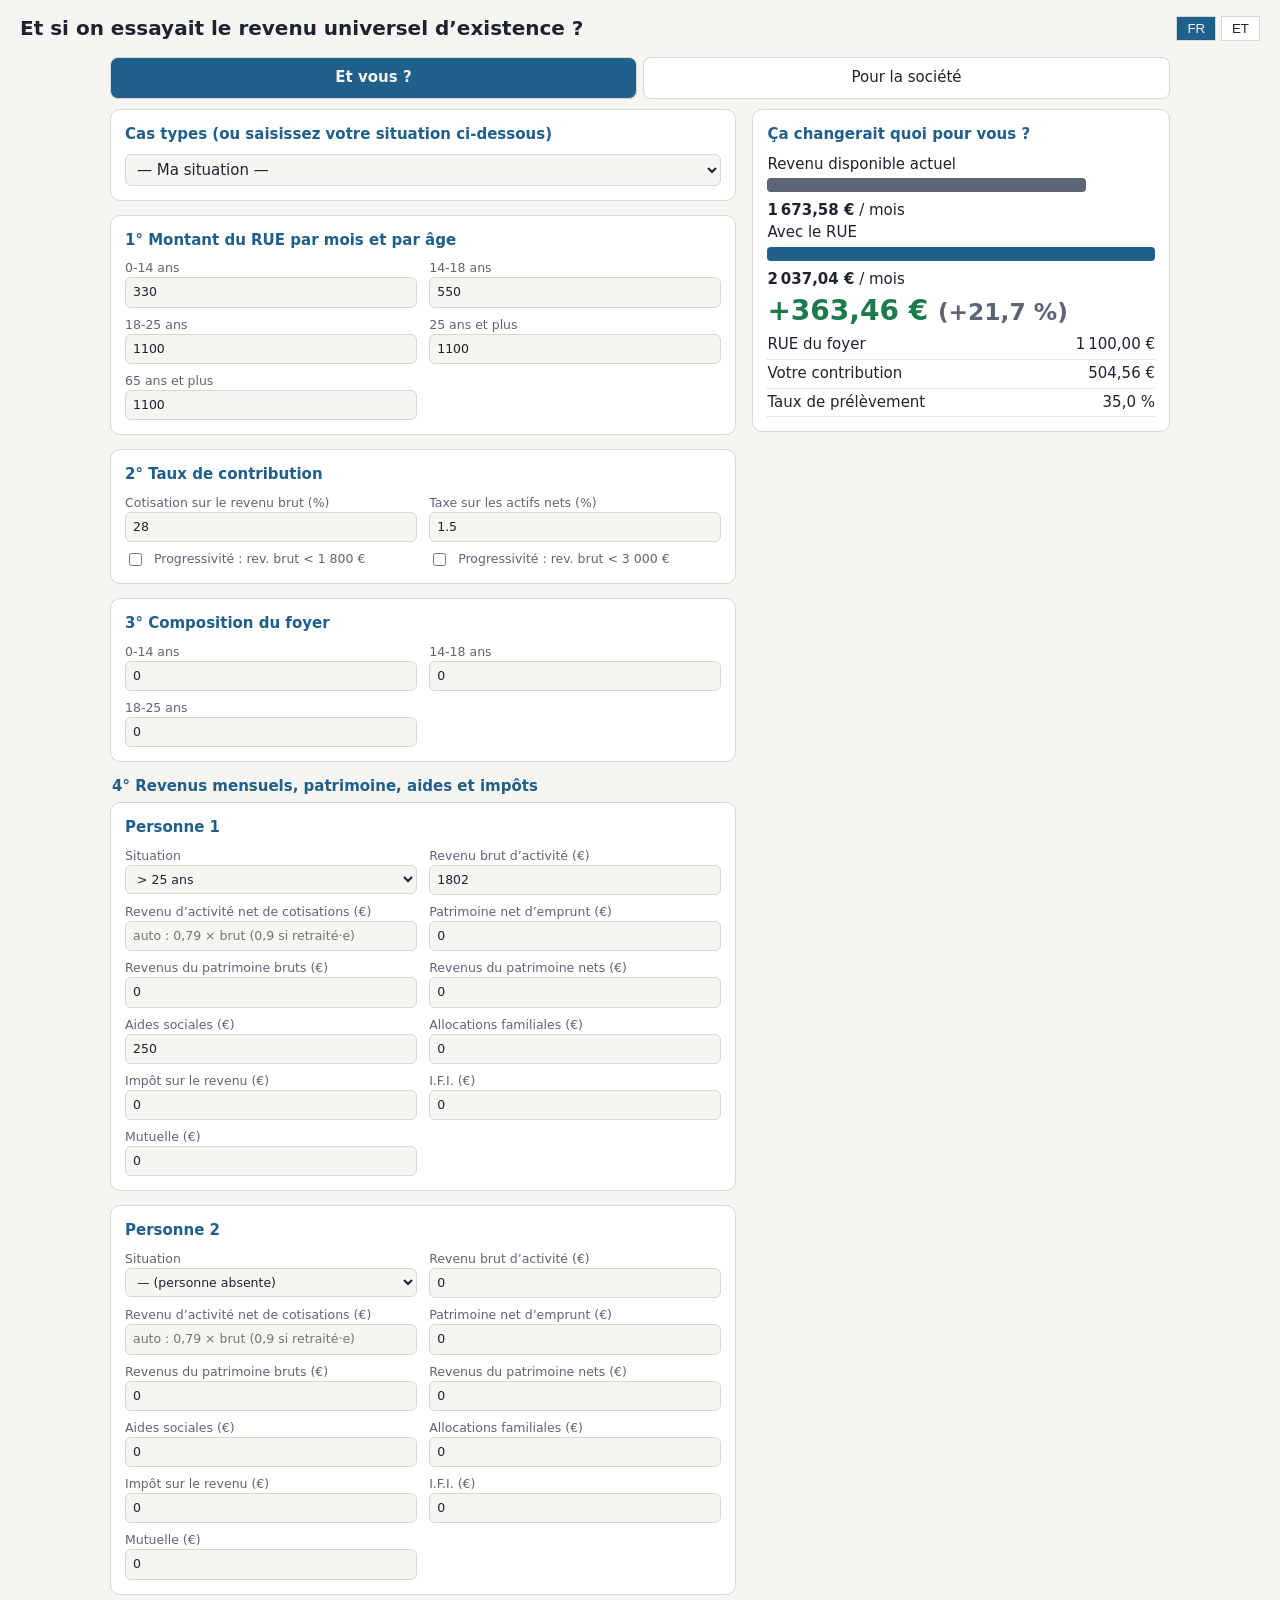
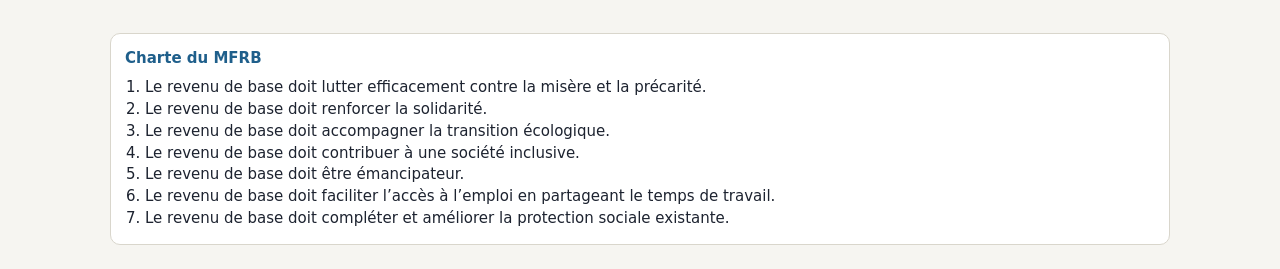
<file: index.html>
<!DOCTYPE html>
<html lang="fr">
<head>
  <meta charset="utf-8">
  <meta name="viewport" content="width=device-width, initial-scale=1">
  <title>Simulateur du revenu universel d’existence</title>
  <link rel="stylesheet" href="styles.css">
</head>
<body data-tab="household">
  <header>
    <h1 id="page-title"></h1>
    <div class="language-switch">
      <button data-language="fr">FR</button>
      <button data-language="et">ET</button>
    </div>
  </header>

  <nav class="tab-bar" id="tab-bar"></nav>

  <main>
    <!-- Formulaire : rempli par renderPage() -->
    <div id="input-panel"></div>

    <!-- Résultats : un panneau par onglet -->
    <div>
      <div class="card sticky-result household-only" id="household-result"></div>
      <div class="card sticky-result society-only" id="society-result"></div>
    </div>
  </main>

  <footer class="card charter" id="charter"></footer>

  <!-- Ordre important : les textes d’abord, puis l’application -->
  <script src="translations.js"></script>
  <script src="app.js"></script>
</body>
</html>
</file>
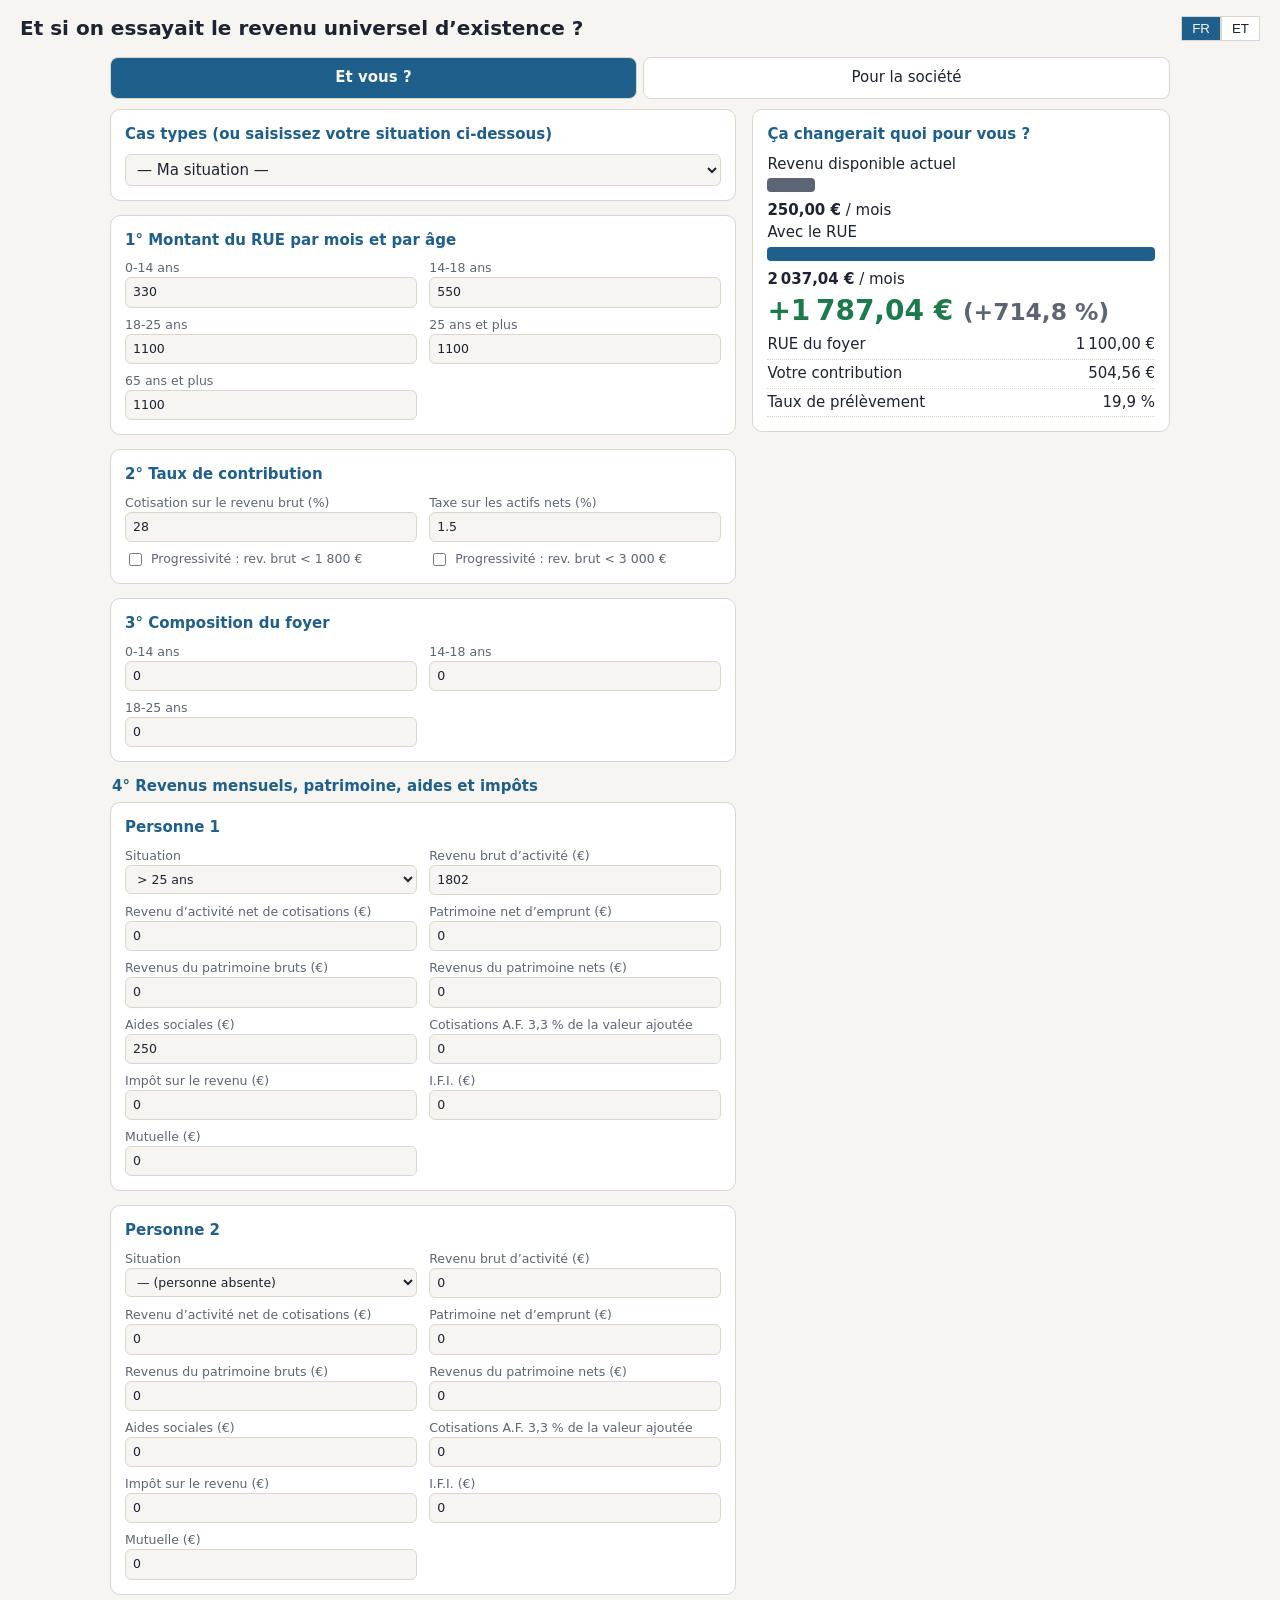
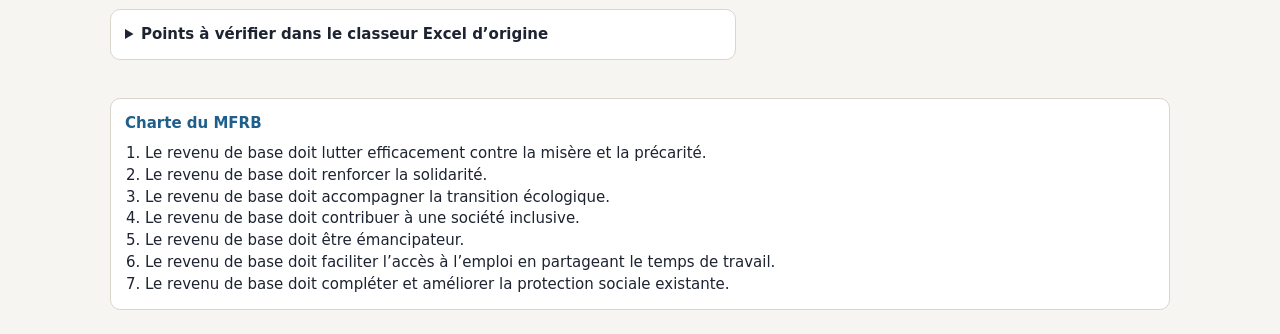
<file: initial-html/simulateur-rue.html>
<!DOCTYPE html>
<html lang="fr">
<head>
<meta charset="utf-8">
<meta name="viewport" content="width=device-width, initial-scale=1">
<title>Et si on essayait le revenu universel d’existence ?</title>
<style>
:root{--bg:#f6f5f1;--card:#fff;--tx:#1d2330;--mu:#5d6574;--ln:#d9d6cc;--ac:#1f5f8b;--ok:#1d7a4d;--ko:#b3402a;--wa:#fff4d6}
@media (prefers-color-scheme:dark){:root{--bg:#14171d;--card:#1d222b;--tx:#e8eaee;--mu:#9aa3b2;--ln:#343b48;--ac:#6fb1e0;--ok:#5bc58f;--ko:#ef8a74;--wa:#3a3320}}
*{box-sizing:border-box}body{margin:0;background:var(--bg);color:var(--tx);font:15px/1.45 system-ui,sans-serif}
header{display:flex;justify-content:space-between;gap:12px;align-items:center;padding:14px 20px;flex-wrap:wrap}
h1{font-size:20px;margin:0}h2{font-size:15px;margin:0 0 8px;color:var(--ac)}
main{display:grid;grid-template-columns:minmax(0,1.5fr) minmax(0,1fr);gap:16px;padding:0 20px 24px;max-width:1100px;margin:auto}
@media(max-width:800px){main{grid-template-columns:1fr}}
.card{background:var(--card);border:1px solid var(--ln);border-radius:10px;padding:14px;margin-bottom:14px}
.g{display:grid;grid-template-columns:1fr 1fr;gap:8px 12px}.g label{display:flex;flex-direction:column;font-size:12.5px;color:var(--mu)}
input,select{font:inherit;color:var(--tx);background:var(--bg);border:1px solid var(--ln);border-radius:6px;padding:5px 7px;width:100%}
input[type=checkbox]{width:auto}.ck{flex-direction:row!important;gap:6px;align-items:center;display:block;}
.sticky{position:sticky;top:10px}.big{font-size:28px;font-weight:700}.row{display:flex;justify-content:space-between;padding:3px 0;border-bottom:1px dotted var(--ln)}
.bar{height:14px;border-radius:4px;background:var(--ac);margin:3px 0 8px;min-width:2px}.bar.n{background:var(--mu)}
.pos{color:var(--ok)}.neg{color:var(--ko)}.lang button{padding:4px 10px;border:1px solid var(--ln);background:var(--card);color:var(--tx);cursor:pointer}
.lang button.on{background:var(--ac);color:var(--bg)}.warn{background:var(--wa);border-radius:6px;padding:8px;margin:6px 0;font-size:13px}
nav.tabs{display:flex;gap:6px;padding:0 20px 10px;max-width:1100px;margin:auto}nav.tabs button{flex:1;padding:9px;border:1px solid var(--ln);background:var(--card);color:var(--tx);border-radius:8px;cursor:pointer;font:inherit}nav.tabs button.on{background:var(--ac);color:var(--bg);font-weight:600}body[data-tab=soc] .me,body[data-tab=me] .soc{display:none}.dl{display:flex;justify-content:space-between;font-size:13px}.dbar{height:10px;margin:2px 0 9px;display:flex}.dbar i{display:block;height:100%;border-radius:3px}details summary{cursor:pointer;font-weight:600}small{color:var(--mu)}
</style>
</head>
<body>
<header><h1 id="ttl"></h1><div class="lang"><button data-l="fr">FR</button><button data-l="et">ET</button></div></header><nav class="tabs" id="tabs"></nav>
<main><div id="form"></div><div><div class="card sticky me" id="res"></div><div class="card sticky soc" id="res2"></div></div></main>
<footer class="card" id="charte" style="max-width:1060px;margin:0 auto 24px"></footer>
<script>
/* ============================================================
   SIMULATEUR RUE — port fidèle du classeur Excel (feuilles « ET VOUS » + « SIMULATEUR »)
   Les références entre crochets, ex. [SIMULATEUR!F56], renvoient aux cellules d’origine.
   Les formules sont reproduites À L’IDENTIQUE, y compris leurs particularités.
   Les endroits suspects sont marqués « ⚠ KONTROLLI » ; une correction est prête, mais
   désactivée tant que APPLY_SUGGESTED_FIXES / FIX.xxx valent false.
   ============================================================ */
const APPLY_SUGGESTED_FIXES = false;                      // interrupteur général
const FIX = {                                             // ou un par un
  k75:  APPLY_SUGGESTED_FIXES,  // coefficient 0,75 → 0,66 (personne 2, TAN)
  f57:  APPLY_SUGGESTED_FIXES,  // placement du 0,66 dans la cotisation de la personne 2
  f61:  APPLY_SUGGESTED_FIXES,  // dénominateur du taux de prélèvement
  g46:  APPLY_SUGGESTED_FIXES,  // net d’activité de la personne 2 (formule absente)
  pfg:  APPLY_SUGGESTED_FIXES   // progressivité aussi pour les déciles 2 et 3 (onglet société)
};

function calc(p, F = FIX) {
  const ru = p.ru;                                        // [SIMULATEUR!C11:C15] 0-14, 14-18, 18-25, 25+, 65+
  const P = [p.p1, p.p2];
  const ret = P.map(x => x.cat === "r");                  // [E29, E30] retraité.e
  const ruPers = P.map(x => (x.cat === "y" ? ru[2] : 0) + (x.cat === "a" ? ru[3] : 0) + (x.cat === "r" ? ru[4] : 0)); // [F29, F30]
  const ruEnf = p.kids[0] * ru[0] + p.kids[1] * ru[1] + p.kids[2] * ru[2];   // [F32]
  const f52 = ruPers[0] + ruPers[1] + ruEnf;              // [F52] RU du foyer

  // Net d’activité : [ET VOUS!F46] = F45*0,79
  // ⚠ KONTROLLI : dans l’Excel, G46 (personne 2) n’a PAS de formule → vaut 0 si rien n’est saisi.
  //   Correction : G46 = G45*0,79 comme pour la personne 1 (FIX.g46).
  // Personne 1 : [F46] est une formule (0,79 × brut) que l’Excel laisse modifiable ; champ vide = formule d’origine.
  const net = [P[0].net == null ? P[0].brut * 0.79 : P[0].net, F.g46 ? P[1].brut * 0.79 : P[1].net];

  // [F49] Revenu disponible actuel
  const cur = P.reduce((s, x, i) => s + net[i] + x.rpn + x.aides + x.af - x.imp - x.ifi - x.mut, 0);

  // [F53] Revenu net d’activité et du patrimoine avec cotisation de 20 % (codée en dur : 0,8) et pension 66 %
  const f53 = P.reduce((s, x, i) => s + (ret[i] ? 0.8 * (0.66 * x.brut + x.rpb) : 0.8 * (x.brut + x.rpb)), 0);

  // Taux de cotisation [C56, C57] avec progressivité (seuil 1800 €) et TAN [C58, C59] (seuil 3000 €)
  const rate = (i, cMax, prog, seuil, coef) => {
    const x = P[i], b = ret[i] ? coef * x.brut + x.rpb : x.brut + x.rpb;
    return prog && b < seuil ? cMax * (b / seuil) : cMax;
  };
  const c56 = rate(0, p.cot, p.prog1, 1800, 0.66);
  const c57 = rate(1, p.cot, p.prog1, 1800, 0.66);
  const c58 = rate(0, p.tan, p.prog2, 3000, 0.66);
  // ⚠ KONTROLLI : [C59] utilise 0,75 alors que C56–C58 utilisent 0,66 → incohérence probable.
  //   Correction : 0,66 (FIX.k75).
  const c59 = rate(1, p.tan, p.prog2, 3000, F.k75 ? 0.66 : 0.75);

  const f56 = ret[0] ? c56 * (0.66 * P[0].brut + P[0].rpb) : c56 * (P[0].brut + P[0].rpb);
  // ⚠ KONTROLLI : [F57] écrit C57*0,66*(brut+patrimoine) : le 0,66 s’applique aussi aux revenus du
  //   patrimoine, contrairement à F56 qui écrit C56*(0,66*brut+patrimoine).
  //   Correction : C57*(0,66*brut+patrimoine) (FIX.f57).
  const f57 = ret[1]
    ? (F.f57 ? c57 * (0.66 * P[1].brut + P[1].rpb) : c57 * 0.66 * (P[1].brut + P[1].rpb))
    : c57 * (P[1].brut + P[1].rpb);
  const f58 = c58 * P[0].pat / 12;                        // [F58]
  const f59 = c59 * P[1].pat / 12;                        // [F59]
  const f60 = f56 + f57 + f58 + f59;                      // [F60] prélèvement total

  // ⚠ KONTROLLI : [F61] dénominateur = 0,8*(brut+patrimoine) + RU, sans le coefficient 0,66 des
  //   retraités. Correction : F60 / (F52 + F53) (FIX.f61) — identique tant qu’il n’y a pas de retraité.
  const den = F.f61 ? f52 + f53 : 0.8 * P[0].brut + 0.8 * P[1].brut + 0.8 * P[0].rpb + 0.8 * P[1].rpb + f52;
  const f61 = den ? f60 / den : null;

  const f62 = f52 + f53 - f60;                            // [F62] revenu disponible avec le RUE
  const gain = f62 - cur;                                 // [O31]
  return { cur, f62, gain, pct: cur ? gain / cur : null, f52, f53, f60, f61, f56, f57, f58, f59 };
}


/* ============================================================
   ONGLET « POUR LA SOCIÉTÉ » — port de « 3 COMPOSITION » et « 4 BILAN » (premier classeur)
   Données INSEE codées en dur dans l’Excel : reprises telles quelles.
   ============================================================ */
const SOC = { uc:[1.1,1.15,1.21,1.34,1.46,1.59,1.69,1.82,1.9,2,2], nb:[10,10,10,10,10,10,10,10,10,9.9,0.1],  // [BILAN!E7:O8]
  pat:[4500,14000,35000,110000,180000,250000,340000,490000,750000,2000000,10000000],                          // [BILAN!E9:O9]
  brut:[138,1075,1675,2435,3140,4000,4900,6150,8112,15729,105000], aid:[700,500,400,300,250,200,120,80,65,40,0], // [E13:O13, E17:O17]
  imp:[0,0,0,20,30,50,100,200,550,2000,25000], inc:[1050,1080,1100,1150,1184,1230,1240,1245,1247,1250,1250],    // [E18:O18, COMPOSITION!L35:L45]
  w:[3,19,14,25,10,10,5,9,4,1], uce:[1,1,1,1.5,1.8,2.1,2.6,1.8,1.5,2.1], L29:1196.6, HH:31e6 };               // [COMPOSITION!C,I,L29] ; 31 M ménages en dur
function societe(p, F = FIX) {
  const R = p.ru, S_ = SOC, avg = a => a.reduce((s, x, i) => s + x * S_.nb[i], 0) / 100;
  // [COMPOSITION!D17:D27] AUE par foyer-type.
  // ⚠ KONTROLLI : « couple sans enfant » [D20] = C11+C12 (25+ et 65+) alors que les autres couples utilisent 2*C11.
  //   Sans effet tant que 25 ans et plus = 65 ans et plus (1100 € / 1100 €) ; correction : 2*C11.
  const D = [R[2], R[3], R[4], R[3] + R[4], 2*R[3] + R[0], 2*R[3] + 2*R[0], 2*R[3] + 2*R[0] + R[1], R[3] + R[0] + R[1], 2*R[3], 2*R[3] + 2*R[0]];
  const K29 = D.reduce((s, d, i) => s + d * S_.w[i], 0) / S_.uce.reduce((s, u, i) => s + u * S_.w[i], 0);  // [K29] AUE moyen par UC
  const L33 = K29 / S_.L29, aue = S_.inc.map((l, i) => l * L33 * S_.uc[i]);                                // [K35:K45]*[I35:I45] = [BILAN!E27:O27]
  const cur = [], n26 = [], c28 = [], t29 = [], n32 = [], g33 = [], g34 = [];
  for (let i = 0; i < 11; i++) {
    const b = S_.brut[i], pt = S_.pat[i];
    cur[i] = b - 0.12*b - 0.097*b + S_.aid[i] - S_.imp[i];                                                 // [E21] : cot. 12 % + CSG 9,7 %
    n26[i] = b - 0.2*b;                                                                                    // [E26] : cot. 20 % [C25]
    t29[i] = i <= 4 && p.prog2 ? pt * p.tan * b / (3000*12) : p.tan * pt / 12;                              // [E29:O29]
    const prog = i === 0 || (F.pfg && i < 3) ? p.prog1 : false;
    // ⚠ KONTROLLI : [F28, G28] testent PRESENTATION!D19 et E19, cellules VIDES → la progressivité n’agit
    //   que sur le 1er décile. Correction : appliquer C19 aussi aux déciles 2 et 3 (FIX.pfg).
    // ⚠ KONTROLLI : [E28] ajoute « +E18 » (impôt du 1er décile, 0 dans les données) : référence parasite.
    if (i <= 2) c28[i] = (prog ? b * p.cot * b / 1800 : p.cot * b) + (i === 0 ? S_.imp[0] : 0);
    else if (i <= 6) c28[i] = p.cot * b;                                                                   // [H28:K28]
    else c28[i] = (p.cot*b + p.tan*pt/12 > 0.55*(n26[i] + aue[i])) ? 0.55*(n26[i] + aue[i]) - t29[i] : p.cot*b; // [L28:O28] plafond 55 %
    n32[i] = n26[i] - c28[i] - t29[i] + aue[i];                                                            // [E32]
    g33[i] = n32[i] - cur[i]; g34[i] = g33[i] / cur[i];                                                    // [E33, E34]
  }
  const dAue = avg(aue), dC = avg(c28), dT = avg(t29), dN = avg(n26), dCur = avg(cur);
  // ⚠ KONTROLLI : signe de [D31] = prélèvement − AUE, à l’inverse de [E31:O31] = AUE − prélèvement. Reproduit tel quel ; D38 en dépend.
  const d31 = dC + dT - dAue, d35 = p.af / (12 * S_.HH), d36 = p.tva / (12 * S_.HH);
  const bal = d31 + d35 + d36;                                                                             // [D38] excédent/déficit moyen par ménage et par mois
  const rich = -(g33[9]*12*0.099*S_.HH + g33[10]*12*0.001*S_.HH);                                          // [PRESENTATION!C33] contribution des 10 % les plus riches
  return { aue, cur, net: n32, g33, g34, dAue, dCur, dNet: dN - dC - dT + dAue, bal, balPct: bal / dAue, rich, richPct: rich / (dAue*12*S_.HH), K29 };
}

/* ---------------- Interface ---------------- */
const T = {
 fr: { ttl:"Et si on essayait le revenu universel d’existence ?", amounts:"1° Montant du RUE par mois et par âge", a0:"0-14 ans",a1:"14-18 ans",a2:"18-25 ans",a3:"25 ans et plus",a4:"65 ans et plus",
  rates:"2° Taux de contribution", cot:"Cotisation sur le revenu brut (%)", prog1:"Progressivité : rev. brut < 1 800 €", tan:"Taxe sur les actifs nets (%)", prog2:"Progressivité : rev. brut < 3 000 €",
  home:"3° Composition du foyer", cat:"Situation", y:"18-25 ans", a:"> 25 ans", r:"Retraité·e", none:"— (personne absente)", kids:"Enfants au foyer", k0:"0-14 ans", k1:"14-18 ans", k2:"18-25 ans",
  inc:"4° Revenus mensuels, patrimoine, aides et impôts", p1:"Personne 1", p2:"Personne 2", brut:"Revenu brut d’activité (€)", net:"Revenu d’activité net de cotisations (€)", pat:"Patrimoine net d’emprunt (€)", rpb:"Revenus du patrimoine bruts (€)", rpn:"Revenus du patrimoine nets (€)", aides:"Aides sociales (€)", af:"Allocations familiales (€)", imp:"Impôt sur le revenu (€)", ifi:"I.F.I. (€)", mut:"Mutuelle (€)",
  res:"Ça changerait quoi pour vous ?", now:"Revenu disponible actuel", tom:"Avec le RUE", gain:"Gain", ruf:"RUE du foyer", contrib:"Votre contribution", rate:"Taux de prélèvement", mo:"/ mois",
  fixes:"Points à vérifier dans le classeur Excel d’origine", fixNote:"Par défaut, les calculs reproduisent l’Excel à l’identique. Cochez pour appliquer la correction suggérée.",
  k75:"Personne 2 : coefficient 0,75 au lieu de 0,66 (taxe sur actifs nets, retraité).", f57:"Personne 2 : le 0,66 s’applique aussi aux revenus du patrimoine (cotisation, retraité).", f61:"Taux de prélèvement : dénominateur sans le coefficient 0,66 des retraités.", g46:"Personne 2 : le net d’activité n’a pas de formule (0,79 × brut pour la personne 1)." },
 et: { ttl:"Mis oleks, kui prooviksime eksistentsi põhisissetulekut?", amounts:"1° Põhisissetuleku (RUE) suurus kuus vanuse järgi", a0:"0–14 a",a1:"14–18 a",a2:"18–25 a",a3:"25 a ja vanem",a4:"65 a ja vanem",
  rates:"2° Sissemaksumäärad", cot:"Sissemakse brutotulult (%)", prog1:"Progressiivsus: brutotulu < 1 800 €", tan:"Netovara maks (%)", prog2:"Progressiivsus: brutotulu < 3 000 €",
  home:"3° Leibkonna koosseis", cat:"Olukord", y:"18–25 a", a:"> 25 a", r:"Pensionär", none:"— (isik puudub)", kids:"Lapsed leibkonnas", k0:"0–14 a", k1:"14–18 a", k2:"18–25 a",
  inc:"4° Igakuine tulu, vara, toetused ja maksud", p1:"Isik 1", p2:"Isik 2", brut:"Tegevustulu bruto (€)", net:"Tegevustulu neto sissemaksetest (€)", pat:"Netovara (laenudest puhastatud) (€)", rpb:"Varatulu bruto (€)", rpn:"Varatulu neto (€)", aides:"Sotsiaaltoetused (€)", af:"Peretoetused (€)", imp:"Tulumaks (€)", ifi:"Varamaks (I.F.I.) (€)", mut:"Täiendav tervisekindlustus (€)",
  res:"Mida see teie jaoks muudaks?", now:"Praegune käepärane tulu", tom:"RUE-ga", gain:"Kasu", ruf:"Leibkonna RUE", contrib:"Teie sissemakse", rate:"Maksukoormus", mo:"/ kuu",
  fixes:"Algses Exceli failis kontrollimist vajavad kohad", fixNote:"Vaikimisi järgivad arvutused Excelit täpselt. Märkige, et rakendada soovitatud parandus.",
  k75:"Isik 2: koefitsient 0,75 asemel 0,66 (netovara maks, pensionär).", f57:"Isik 2: 0,66 rakendub ka varatulule (sissemakse, pensionär).", f61:"Maksukoormus: nimetaja ilma pensionäride koefitsiendita 0,66.", g46:"Isik 2: neto tegevustulu valem puudub (isikul 1: 0,79 × bruto)." }
};
let L = "fr";
const S = { ru:[330,550,1100,1100,1100], cot:28, prog1:false, tan:1.5, prog2:false, kids:[0,0,0],
  p1:{cat:"a",brut:1802,net:0,pat:0,rpb:0,rpn:0,aides:250,af:0,imp:0,ifi:0,mut:0},
  p2:{cat:"",brut:0,net:0,pat:0,rpb:0,rpn:0,aides:0,af:0,imp:0,ifi:0,mut:0} };
const $ = s => document.querySelector(s), t = k => T[L][k];
const num = (v, d = 0) => isFinite(v) ? Number(v).toLocaleString(L === "fr" ? "fr-FR" : "et-EE", { minimumFractionDigits: d, maximumFractionDigits: d }) : "–";
const nf = (id, v, step = 1, ph = "") => `<input type="number" step="${step}" data-id="${id}" value="${v}" placeholder="${ph}">`;
const lab = (k, inner) => `<label>${t(k)}${inner}</label>`;

function render() {
  document.documentElement.lang = L; $("#ttl").textContent = t("ttl");
  document.querySelectorAll(".lang button").forEach(b => b.classList.toggle("on", b.dataset.l === L));
  const person = (key) => {
    const x = S[key], opts = ["y","a","r"].concat(key === "p2" ? [""] : []).map(c => `<option value="${c}" ${x.cat === c ? "selected" : ""}>${t(c || "none")}</option>`).join("");
    const f = ["brut","net","pat","rpb","rpn","aides","af","imp","ifi","mut"].map(k => lab(k, nf(key + "." + k, x[k], 1, k === "net" && key === "p1" ? t("auto") : ""))).join("");
    return `<div class="card me"><h2>${t(key)}</h2><div class="g">${lab("cat", `<select data-id="${key}.cat">${opts}</select>`)}${f}</div></div>`;
  };
  $("#form").innerHTML = presetCard() +
    `<div class="card"><h2>${t("amounts")}</h2><div class="g">${[0,1,2,3,4].map(i => lab("a" + i, nf("ru." + i, S.ru[i]))).join("")}</div></div>` +
    `<div class="card"><h2>${t("rates")}</h2><div class="g">${lab("cot", nf("cot", S.cot, .1))}${lab("tan", nf("tan", S.tan, .1))}
      <label class="ck"><input type="checkbox" data-id="prog1" ${S.prog1 ? "checked" : ""}>${t("prog1")}</label>
      <label class="ck"><input type="checkbox" data-id="prog2" ${S.prog2 ? "checked" : ""}>${t("prog2")}</label></div></div>` +
    `<div class="card me"><h2>${t("home")}</h2><div class="g">${[0,1,2].map(i => lab("k" + i, nf("kids." + i, S.kids[i]))).join("")}</div></div>` +
    `<h2 class="me" style="margin:4px 2px">${t("inc")}</h2>` + person("p1") + person("p2") +
    `<div class="card me"><details><summary>${t("fixes")}</summary><p><small>${t("fixNote")}</small></p>${["k75","f57","f61","g46"].map(k => `<label class="ck"><input type="checkbox" data-fix="${k}" ${FIX[k] ? "checked" : ""}>${t(k)}</label>`).join("")}</details></div>` + socInputs();
  result(); result2(); tabs(); charter();
}
function result() {
  const p = { ru:S.ru.map(Number), cot:S.cot / 100, tan:S.tan / 100, prog1:S.prog1, prog2:S.prog2, kids:S.kids.map(Number), p1:{ ...num2(S.p1), net: S.p1.net === "" ? null : Number(S.p1.net) || 0 }, p2:num2(S.p2) };
  const r = calc(p), m = Math.max(r.cur, r.f62, 1);
  $("#res").innerHTML = `<h2>${t("res")}</h2>
    <div>${t("now")}<div class="bar n" style="width:${Math.max(0, r.cur / m * 100)}%"></div><b>${num(r.cur, 2)} €</b> ${t("mo")}</div>
    <div>${t("tom")}<div class="bar" style="width:${Math.max(0, r.f62 / m * 100)}%"></div><b>${num(r.f62, 2)} €</b> ${t("mo")}</div>
    <div class="big ${r.gain >= 0 ? "pos" : "neg"}">${r.gain >= 0 ? "+" : ""}${num(r.gain, 2)} € <small>${r.pct === null ? "" : "(" + (r.pct >= 0 ? "+" : "") + num(r.pct * 100, 1) + " %)"}</small></div>
    <div class="row"><span>${t("ruf")}</span><span>${num(r.f52, 2)} €</span></div>
    <div class="row"><span>${t("contrib")}</span><span>${num(r.f60, 2)} €</span></div>
    <div class="row"><span>${t("rate")}</span><span>${r.f61 === null ? "–" : num(r.f61 * 100, 1) + " %"}</span></div>` +
    (S.thr ? `<div class="row"><span>${t("thr")} : ${num(S.thr, 0)} €</span><b class="${r.f62 >= S.thr ? "pos" : "neg"}">${t(r.f62 >= S.thr ? "above" : "below")}</b></div>` : "");
}
const num2 = x => Object.fromEntries(Object.entries(x).map(([k, v]) => [k, k === "cat" ? v : Number(v) || 0]));
document.addEventListener("input", e => {
  const id = e.target.dataset.id; if (!id) return;
  if (/^(p1|p2|kids)/.test(id)) { S.preset = ""; S.thr = 0; const q = $("[data-pre]"); if (q) q.value = ""; }
  const v = e.target.type === "checkbox" ? e.target.checked : e.target.value, [a, b] = id.split(".");
  if (b === undefined) S[a] = v; else (Array.isArray(S[a]) ? S[a] : S[a])[b] = v;
  result(); result2();
});
document.addEventListener("change", e => { if (e.target.dataset.pre !== undefined) loadPreset(e.target.value); if (e.target.dataset.fix) { FIX[e.target.dataset.fix] = e.target.checked; result(); result2(); } });
document.querySelector(".lang").addEventListener("click", e => { if (e.target.dataset.l) { L = e.target.dataset.l; render(); } });

const TS = { fr:{ tb1:"Et vous ?", tb2:"Pour la société", s_in:"5° Financement hors cotisations (milliards € / an)", af:"Cotisations A.F. 3,3 % de la valeur ajoutée", tva:"TVA − réduction de cotisations",
   pfg:"Progressivité aussi pour les déciles 2 et 3 (la cellule d’origine est vide).", s_ttl:"Ça changerait quoi pour la société ?", s_avg:"Ménage moyen : revenu net par mois", s_bal:"Excédent / déficit moyen par ménage et par mois", s_balp:"soit, en % de l’AUE moyen",
   s_rich:"Contribution des 10 % les plus riches (€ / an)", s_dec:"Gain ou perte par décile de niveau de vie", s_note:"Données de répartition (INSEE) intégrées au classeur d’origine ; 31 millions de ménages.", s_fix:"Décile 2-3 : voir « Points à vérifier » dans l’onglet « Et vous ? »." },
 et:{ tb1:"Ja teie?", tb2:"Ühiskonna jaoks", s_in:"5° Rahastus väljaspool sissemakseid (miljardit € aastas)", af:"Peretoetuste sissemaks 3,3 % lisandväärtusest", tva:"Käibemaks − sissemaksete vähendamine",
   pfg:"Progressiivsus ka detsiilidele 2 ja 3 (algses lahtris on tühi).", s_ttl:"Mida see ühiskonna jaoks muudaks?", s_avg:"Keskmine leibkond: netotulu kuus", s_bal:"Keskmine ülejääk / puudujääk leibkonna kohta kuus", s_balp:"ehk % keskmisest AUE-st",
   s_rich:"Rikkaima 10 % panus (€ aastas)", s_dec:"Kasu või kaotus elatustaseme detsiili järgi", s_note:"Jaotusandmed (INSEE) on algsest failist; 31 miljonit leibkonda.", s_fix:"Detsiilid 2–3: vt „Kontrollimist vajavad kohad“ vahelehel „Ja teie?“." } };
Object.assign(T.fr, TS.fr); Object.assign(T.et, TS.et); S.tab = "me"; S.af = 60; S.tva = 50;
const DL = ["0–10 %","10–20 %","20–30 %","30–40 %","40–50 %","50–60 %","60–70 %","70–80 %","80–90 %","90–99,9 %","99,9–100 %"];

/*PRE*/
// Cas types : feuilles « 5 SMIC », « 6 MAMAN SOLO », « 7 RETRAITE » du premier classeur, exprimées comme situations de foyer.
const m = (o, n = "") => ({ cat:"a", brut:0, net:n, pat:0, rpb:0, rpn:0, aides:0, af:0, imp:0, ifi:0, mut:0, ...o }), m2 = o => m({ cat:"", net:0, ...o }), W = [0,0,0];
const PRE = [ // [groupe, FR, ET, personne 1, personne 2, enfants, seuil de pauvreté]
 ["smic","Au RSA, sans emploi","RSA-l, töötu", m({ aides:863 }), m2(), W, 1280],
 ["smic","Mi-temps (901 € brut)","Osaline (901 € bruto)", m({ brut:901, aides:470 }), m2(), W, 1280],
 ["smic","4 jours – 28 h (1 442 € brut)","4 päeva – 28 h (1442 € bruto)", m({ brut:1442, aides:290 }), m2(), W, 1280],
 ["smic","Plein temps – 35 h (1 802 € brut)","Täistööaeg – 35 h (1802 € bruto)", m({ brut:1802, aides:250 }), m2(), W, 1280],
 ["solo","Sans emploi","Töötu", m({ aides:2250 }), m2(), [1,2,0], 2950],
 ["solo","Mi-temps (901 € brut)","Osaline (901 € bruto)", m({ brut:901, aides:1916 }), m2(), [1,2,0], 2950],
 ["solo","Plein temps (1 802 € brut)","Täistööaeg (1802 € bruto)", m({ brut:1802, aides:1680 }), m2(), [1,2,0], 2950],
 ["ret","Seul·e, sans pension (ASPA)","Üksi, pensioni ei ole (ASPA)", m({ cat:"r", aides:1034, mut:125 }), m2(), W, 1280],
 ["ret","Seul·e, pension 1 660 € + patrimoine 150 000 €","Üksi, pension 1660 € + vara 150 000 €", m({ cat:"r", brut:1660, net:1494, pat:150000, mut:125 }), m2(), W, 1280],
 ["ret","Couple : une pension de 1 100 €, l’autre sans","Paar: üks pension 1100 €, teisel puudub", m({ cat:"r", brut:1100, net:990, aides:615, mut:125 }), m2({ cat:"r" }), W, 1920],
 ["ret","Couple : deux pensions de 1 100 € (2 SMIC)","Paar: kaks pensioni 1100 € (2 alampalka)", m({ cat:"r", brut:1100, net:990, mut:125 }), m2({ cat:"r", brut:1100, net:990, mut:125 }), W, 1920],
 ["ret","Couple : 2 × 2 000 € + patrimoine 150 000 €","Paar: 2 × 2000 € + vara 150 000 €", m({ cat:"r", brut:2000, net:1800, pat:150000, imp:100, mut:125 }), m2({ cat:"r", brut:2000, net:1800, mut:125 }), W, 1920]
];
/*ENDPRE*/
Object.assign(T.fr, { pre:"Cas types (ou saisissez votre situation ci-dessous)", cust:"— Ma situation —", g_smic:"Travailleur·se au SMIC", g_solo:"Mère seule, 3 enfants", g_ret:"Personnes retraitées", auto:"auto : 0,79 × brut", thr:"Seuil de pauvreté (60 % du revenu médian)", above:"au-dessus", below:"en dessous" });
Object.assign(T.et, { pre:"Näidisjuhtumid (või sisestage oma olukord allpool)", cust:"— Minu olukord —", g_smic:"Alampalgaga töötaja", g_solo:"Üksikema, 3 last", g_ret:"Pensionärid", auto:"auto: 0,79 × bruto", thr:"Vaesuspiir (60 % mediaantulust)", above:"üle piiri", below:"alla piiri" });
S.preset = ""; S.thr = 0;
function presetCard() {
  const g = k => PRE.map((c, i) => c[0] === k ? `<option value="${i}" ${S.preset === String(i) ? "selected" : ""}>${c[L === "fr" ? 1 : 2]}</option>` : "").join("");
  return `<div class="card me"><h2>${t("pre")}</h2><select data-pre><option value="">${t("cust")}</option>` +
    ["smic","solo","ret"].map(k => `<optgroup label="${t("g_" + k)}">${g(k)}</optgroup>`).join("") + `</select></div>`;
}
function loadPreset(v) {
  if (v === "") { S.preset = ""; S.thr = 0; return; }
  const c = PRE[+v]; S.preset = v; S.p1 = { ...c[3] }; S.p2 = { ...c[4] }; S.kids = [...c[5]]; S.thr = c[6]; render();
}
Object.assign(T.fr, { ch:"Charte du MFRB", ch1:"Le revenu de base doit lutter efficacement contre la misère et la précarité.", ch2:"Le revenu de base doit renforcer la solidarité.", ch3:"Le revenu de base doit accompagner la transition écologique.", ch4:"Le revenu de base doit contribuer à une société inclusive.", ch5:"Le revenu de base doit être émancipateur.", ch6:"Le revenu de base doit faciliter l’accès à l’emploi en partageant le temps de travail.", ch7:"Le revenu de base doit compléter et améliorer la protection sociale existante." });
Object.assign(T.et, { ch:"MFRB harta", ch1:"Põhisissetulek peab tõhusalt võitlema viletsuse ja ebakindlusega.", ch2:"Põhisissetulek peab tugevdama solidaarsust.", ch3:"Põhisissetulek peab toetama keskkonnasäästlikku üleminekut.", ch4:"Põhisissetulek peab aitama kaasa kaasavale ühiskonnale.", ch5:"Põhisissetulek peab olema vabastav.", ch6:"Põhisissetulek peab hõlbustama tööle pääsemist tööaja jagamise kaudu.", ch7:"Põhisissetulek peab täiendama ja parandama olemasolevat sotsiaalkaitset." });
function charter() { $("#charte").innerHTML = `<h2>${t("ch")}</h2><ol style="margin:0;padding-left:20px">` + [1,2,3,4,5,6,7].map(i => `<li>${t("ch" + i)}</li>`).join("") + "</ol>"; }
Object.assign(T.fr, { s_ann:"Excédent / déficit annuel (31 M de ménages × 12 mois)", s_ctx:"Contexte : budget de l’État (à titre indicatif)", s_c1:"Recettes supprimées : impôt sur le revenu + IFI", s_c2:"Dépenses supprimées : aides sociales non contributives", s_cn:"Ces deux montants figurent dans le classeur d’origine mais n’entrent dans aucun calcul." });
Object.assign(T.et, { s_ann:"Aastane ülejääk / puudujääk (31 M leibkonda × 12 kuud)", s_ctx:"Taust: riigieelarve (ainult informatiivne)", s_c1:"Kaotatud tulu: tulumaks + varamaks (IFI)", s_c2:"Kaotatud kulu: mittekontributiivsed sotsiaaltoetused", s_cn:"Need kaks summat on algses failis, kuid ei osale ühegi arvutuses." });
function socInputs() { return `<div class="card soc"><h2>${t("s_in")}</h2><div class="g">${lab("af", nf("af", S.af))}${lab("tva", nf("tva", S.tva))}
  <label class="ck" style="grid-column:1/-1"><input type="checkbox" data-fix="pfg" ${FIX.pfg ? "checked" : ""}>${t("pfg")}</label></div><p><small>${t("s_note")}</small></p></div>`; }
function result2() {
  const r = societe({ ru:S.ru.map(Number), cot:S.cot / 100, tan:S.tan / 100, prog1:S.prog1, prog2:S.prog2, af:S.af * 1e9, tva:S.tva * 1e9 });
  const mx = Math.max(...r.g34.map(Math.abs), .01), sg = x => (x >= 0 ? "+" : "") + num(x * 100, 1) + " %";
  $("#res2").innerHTML = `<h2>${t("s_ttl")}</h2>
   <div class="row"><span>${t("s_avg")}</span><span>${num(r.dCur, 0)} → <b>${num(r.dNet, 0)} €</b></span></div>
   <div class="row"><span>${t("s_bal")}</span><b class="${r.bal >= 0 ? "pos" : "neg"}">${num(r.bal, 2)} €</b></div>
   <div class="row"><span>${t("s_balp")}</span><span>${sg(r.balPct)}</span></div>
   <div class="row"><span>${t("s_ann")}</span><b class="${r.bal >= 0 ? "pos" : "neg"}">${num(r.bal * 12 * SOC.HH / 1e9, 2)} Md€</b></div>
   <div class="row"><span>${t("s_rich")}</span><span>${num(r.rich / 1e9, 1)} Md€ (${num(r.richPct * 100, 1)} % AUE)</span></div>
   <div class="warn"><b>${t("s_ctx")}</b><div class="dl"><span>${t("s_c1")}</span><span>100 Md€</span></div><div class="dl"><span>${t("s_c2")}</span><span>100 Md€</span></div><small>${t("s_cn")}</small></div>
   <h2 style="margin-top:14px">${t("s_dec")}</h2>` + r.g34.map((g, i) => `<div class="dl"><span>${DL[i]}</span><span>${num(r.cur[i], 0)} → ${num(r.net[i], 0)} €</span><b class="${g >= 0 ? "pos" : "neg"}">${sg(g)}</b></div>
   <div class="dbar"><i style="width:${Math.max(1, Math.abs(g) / mx * 100)}%;background:var(${g >= 0 ? "--ok" : "--ko"})"></i></div>`).join("");
}
function tabs() { document.body.dataset.tab = S.tab; $("#tabs").innerHTML = ["me","soc"].map((k, i) => `<button data-tab="${k}" class="${S.tab === k ? "on" : ""}">${t("tb" + (i + 1))}</button>`).join(""); }
document.addEventListener("click", e => { if (e.target.dataset.tab) { S.tab = e.target.dataset.tab; tabs(); } });
render();
</script>
</body>
</html>
</file>
<file: styles.css>
/* ============================================================================
   Simulateur RUE — styles
   Les couleurs sont des variables (thème clair par défaut, thème sombre automatique).
   Convention : « .household-only » = visible seulement dans l’onglet « Et vous ? »,
                « .society-only »   = visible seulement dans l’onglet « Pour la société ».
   ============================================================================ */

/* ---------- Couleurs ---------- */
:root {
  --color-background: #f6f5f1;
  --color-card: #fff;
  --color-text: #1d2330;
  --color-muted: #5d6574;
  --color-line: #d9d6cc;
  --color-accent: #1f5f8b;
  --color-positive: #1d7a4d;
  --color-negative: #b3402a;
  --color-warning: #fff4d6;
}
@media (prefers-color-scheme: dark) {
  :root {
    --color-background: #14171d;
    --color-card: #1d222b;
    --color-text: #e8eaee;
    --color-muted: #9aa3b2;
    --color-line: #343b48;
    --color-accent: #6fb1e0;
    --color-positive: #5bc58f;
    --color-negative: #ef8a74;
    --color-warning: #3a3320;
  }
}

/* ---------- Base ---------- */
* { box-sizing: border-box; }
body { margin: 0; background: var(--color-background); color: var(--color-text); font: 15px/1.45 system-ui, sans-serif; }
h1 { font-size: 20px; margin: 0; }
h2 { font-size: 15px; margin: 0 0 8px; color: var(--color-accent); }
small { color: var(--color-muted); }
details summary { cursor: pointer; font-weight: 600; }
input, select { font: inherit; color: var(--color-text); background: var(--color-background); border: 1px solid var(--color-line); border-radius: 6px; padding: 5px 7px; width: 100%; }
input[type=checkbox] { width: auto; }

/* ---------- En-tête, onglets, sélecteur de langue ---------- */
header { display: flex; justify-content: space-between; gap: 12px; align-items: center; padding: 14px 20px; flex-wrap: wrap; }
.language-switch button { padding: 4px 10px; border: 1px solid var(--color-line); background: var(--color-card); color: var(--color-text); cursor: pointer; }
.language-switch button.is-active { background: var(--color-accent); color: var(--color-background); }

.tab-bar { display: flex; gap: 6px; padding: 0 20px 10px; max-width: 1100px; margin: auto; }
.tab-bar button { flex: 1; padding: 9px; border: 1px solid var(--color-line); background: var(--color-card); color: var(--color-text); border-radius: 8px; cursor: pointer; font: inherit; }
.tab-bar button.is-active { background: var(--color-accent); color: var(--color-background); font-weight: 600; }

/* Affichage selon l’onglet actif (body[data-tab] est mis à jour par renderTabs) */
body[data-tab=society] .household-only,
body[data-tab=household] .society-only { display: none; }

/* ---------- Mise en page ---------- */
main { display: grid; grid-template-columns: minmax(0, 1.5fr) minmax(0, 1fr); gap: 16px; padding: 0 20px 24px; max-width: 1100px; margin: auto; }
@media (max-width: 800px) { main { grid-template-columns: 1fr; } }
.card { background: var(--color-card); border: 1px solid var(--color-line); border-radius: 10px; padding: 14px; margin-bottom: 14px; }
.sticky-result { position: sticky; top: 10px; }
.section-title { margin: 4px 2px; }
.charter { max-width: 1060px; margin: 0 auto 24px; }
.charter ol { margin: 0; padding-left: 20px; }

/* ---------- Formulaires ---------- */
.field-grid { display: grid; grid-template-columns: 1fr 1fr; gap: 8px 12px; }
.field-grid label { display: flex; flex-direction: column; font-size: 12.5px; color: var(--color-muted); }
.checkbox-row { display: block; flex-direction: row !important; gap: 6px; align-items: center; }
.checkbox-row input { margin-right: 6px; }

/* ---------- Résultats ---------- */
.result-row { display: flex; justify-content: space-between; padding: 3px 0; border-bottom: 1px dotted var(--color-line); }
.headline-gain { font-size: 28px; font-weight: 700; }
.positive { color: var(--color-positive); }
.negative { color: var(--color-negative); }
.income-bar { height: 14px; border-radius: 4px; background: var(--color-accent); margin: 3px 0 8px; min-width: 2px; }
.income-bar.is-current { background: var(--color-muted); }
.context-note { background: var(--color-warning); border-radius: 6px; padding: 8px; margin: 6px 0; font-size: 13px; }

/* Une ligne par décile : libellé, revenus, gain, puis une barre */
.decile-line { display: flex; justify-content: space-between; font-size: 13px; }
.decile-bar { height: 10px; margin: 2px 0 9px; display: flex; }
.decile-bar i { display: block; height: 100%; border-radius: 3px; }
</file>
